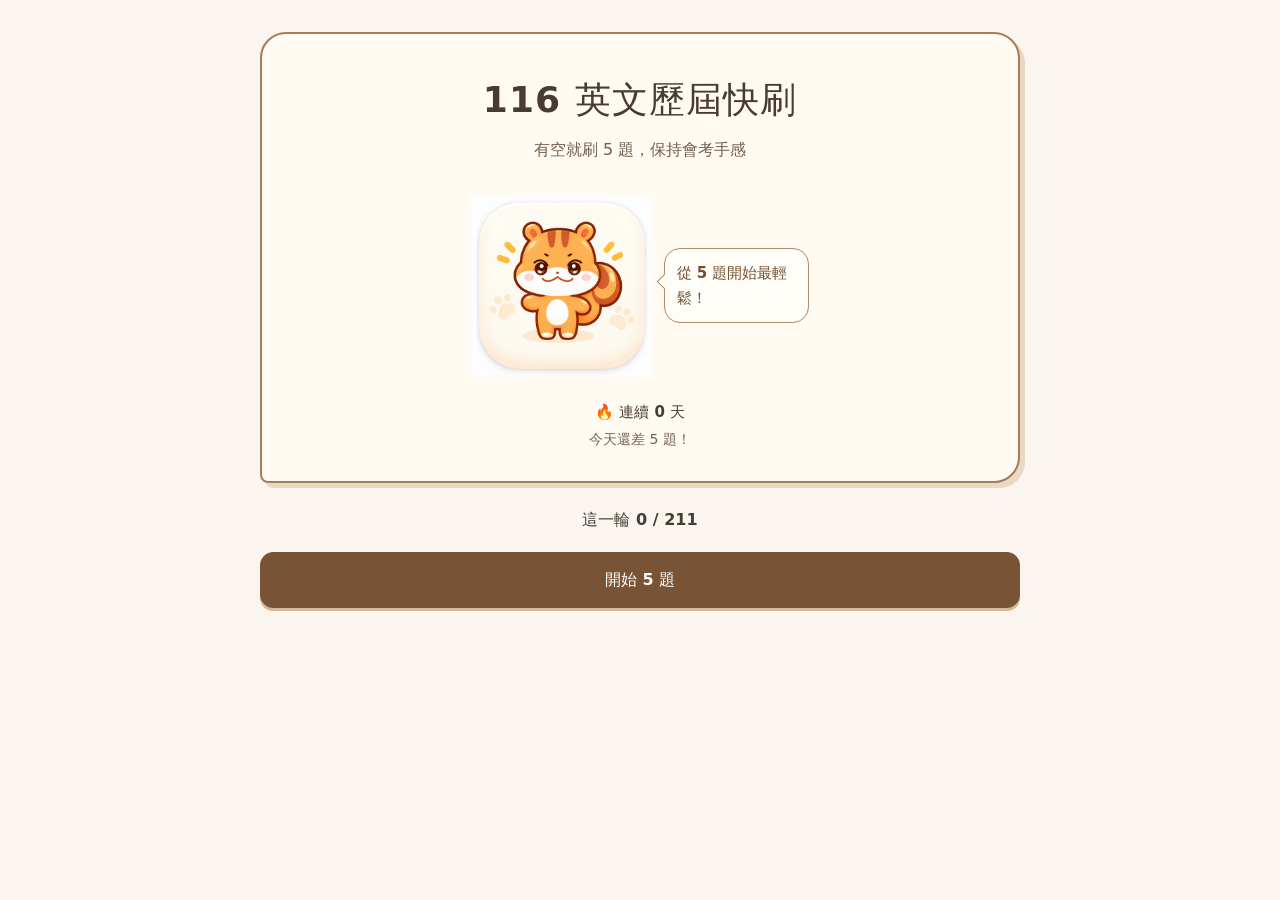
<file: index.html>
<!doctype html>
<html lang="zh-Hant"><head><meta charset="utf-8"><meta name="viewport" content="width=device-width,initial-scale=1"><meta name="theme-color" content="#faf6ef"><link rel="apple-touch-icon" sizes="180x180" href="./apple-touch-icon.png?v=2"><link rel="icon" type="image/png" sizes="192x192" href="./icon-192.png?v=2"><link rel="icon" type="image/png" sizes="512x512" href="./icon-512.png?v=2"><meta name="apple-mobile-web-app-capable" content="yes"><meta name="apple-mobile-web-app-title" content="English"><title>116 英文歷屆快刷</title><link rel="stylesheet" href="exam/css/exam.css"></head>
<body class="home-page quick-home"><main class="shell"><header class="hero"><div class="hero-copy"><h1>116 英文歷屆快刷</h1><p class="hero-intro">有空就刷 5 題，保持會考手感</p></div><div class="squirrel-welcome"><img class="squirrel-hero" src="icon-512.png?v=2" width="240" height="240" alt="松鼠學伴陪你一起閱讀"><span id="home-bubble" class="speech" aria-live="polite">今天一起做 5 題吧！</span></div><div class="streak-status" aria-live="polite"><strong id="streak-count">🔥 連續 0 天</strong><span id="streak-today">今天還差 5 題！</span></div></header><section class="quick-entry" aria-label="開始快刷"><p id="progress" aria-live="polite">正在準備題目…</p><button id="start" class="primary" disabled>開始 5 題</button><p id="notice" class="note" role="status"></p></section></main><script type="module" src="exam/js/home.mjs"></script></body></html>
</file>
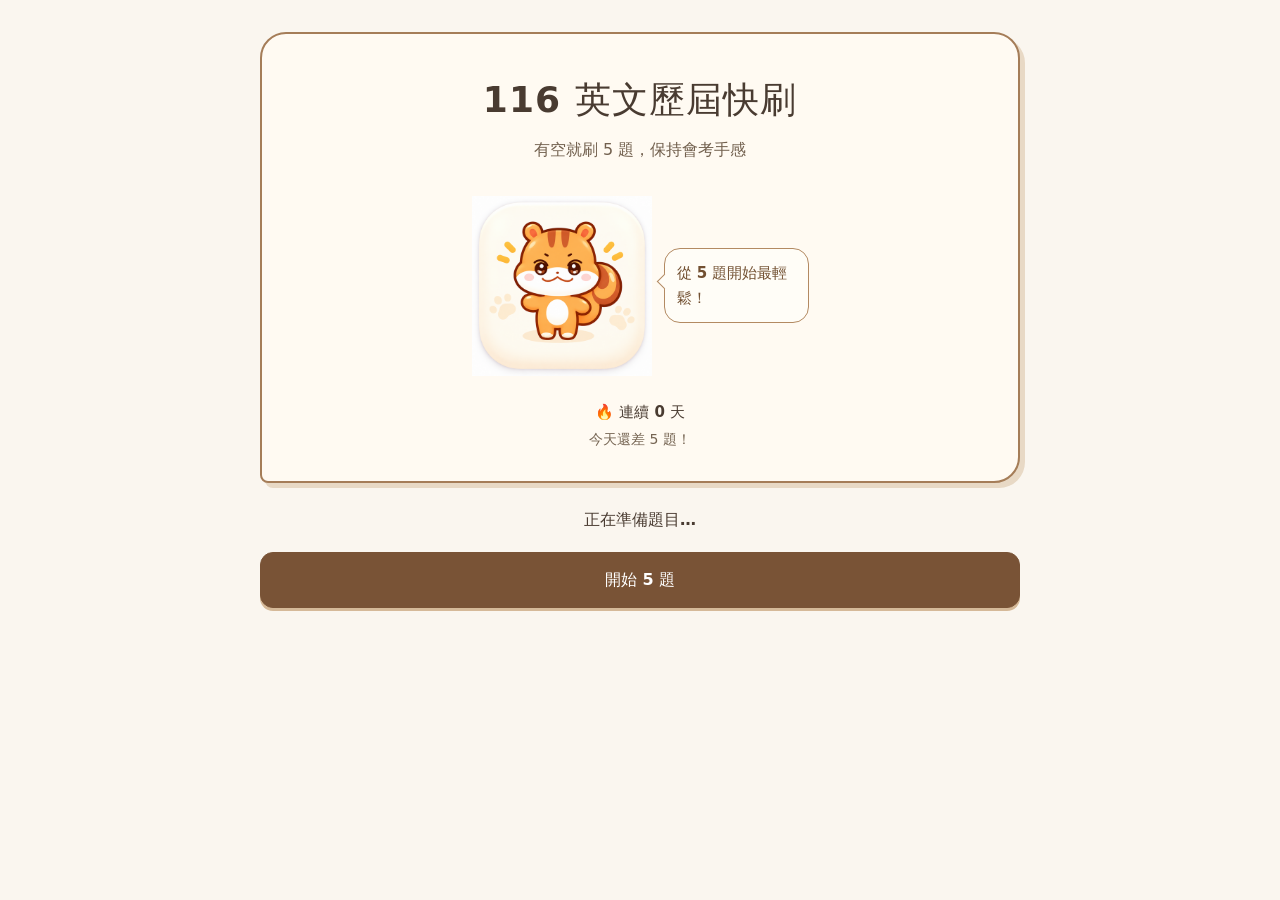
<file: exam/index.html>
<!doctype html><html lang="zh-Hant"><head><meta charset="utf-8"><meta name="viewport" content="width=device-width,initial-scale=1"><link rel="apple-touch-icon" sizes="180x180" href="../apple-touch-icon.png?v=2"><link rel="icon" type="image/png" sizes="192x192" href="../icon-192.png?v=2"><link rel="icon" type="image/png" sizes="512x512" href="../icon-512.png?v=2"><title>116 英文歷屆快刷</title><meta http-equiv="refresh" content="0;url=../"></head><body><a href="../">116 英文歷屆快刷首頁</a></body></html>
</file>
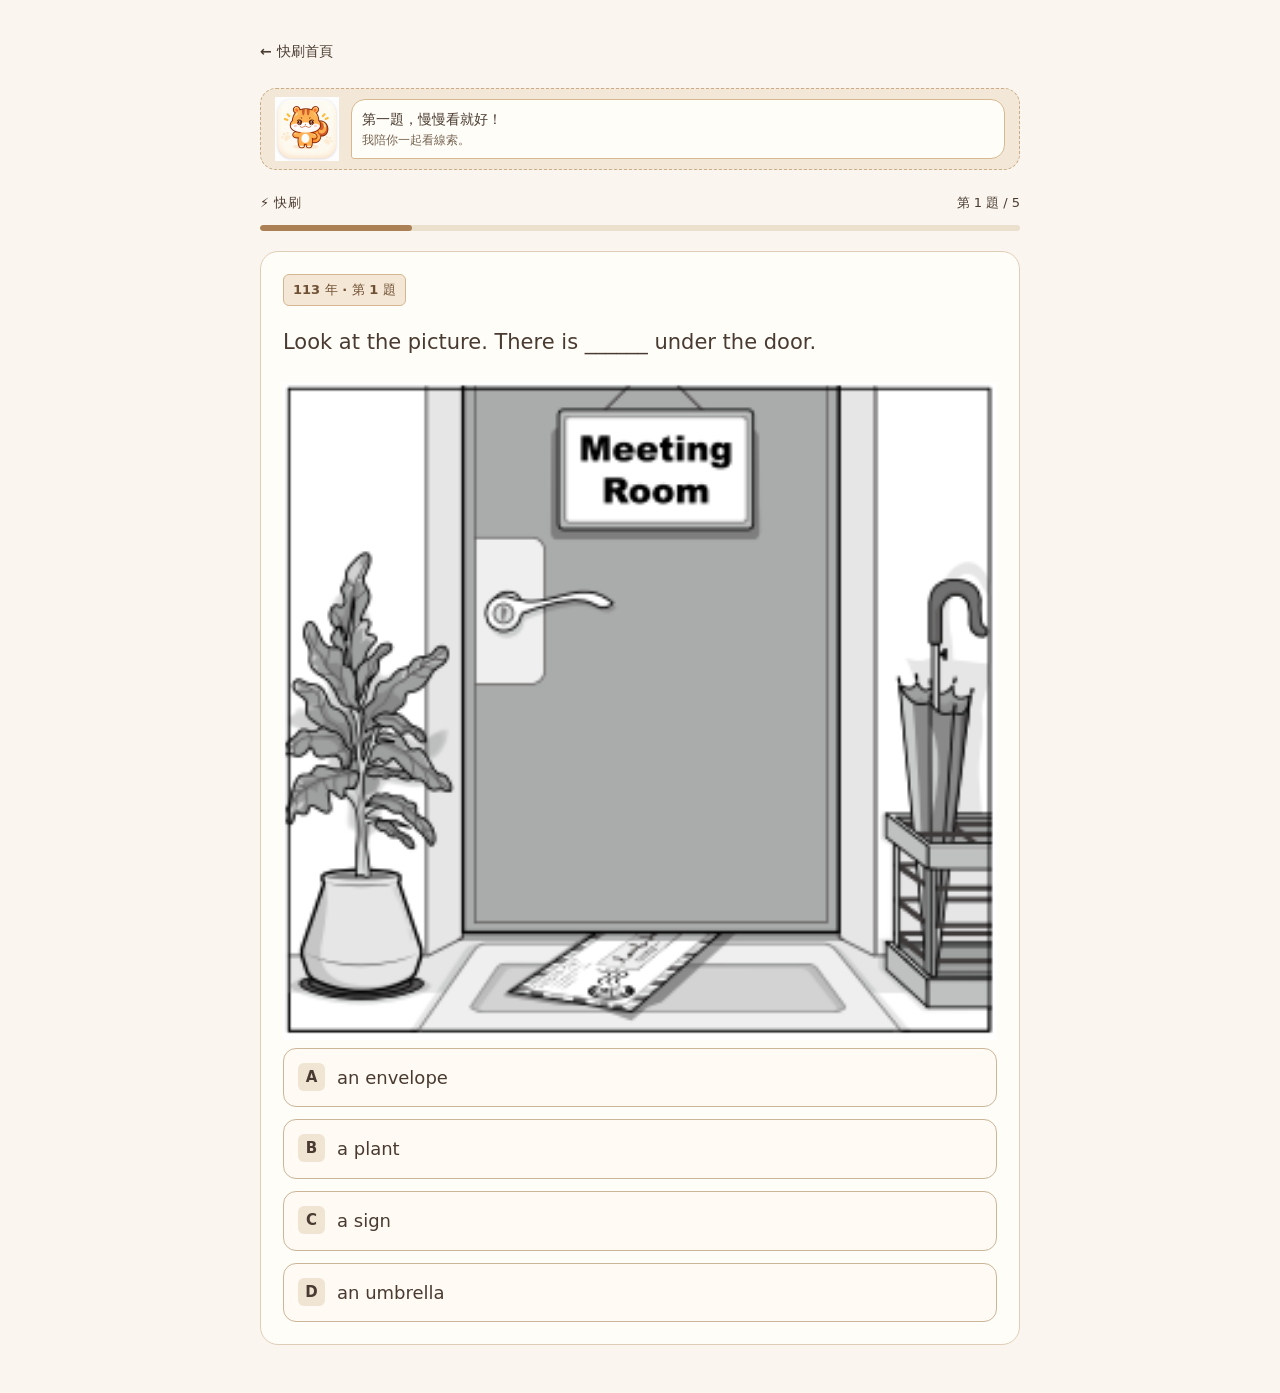
<file: exam/play.html>
<!doctype html>
<html lang="zh-Hant"><head><meta charset="utf-8"><meta name="viewport" content="width=device-width,initial-scale=1"><meta name="theme-color" content="#faf6ef"><link rel="apple-touch-icon" sizes="180x180" href="../apple-touch-icon.png?v=2"><link rel="icon" type="image/png" sizes="192x192" href="../icon-192.png?v=2"><link rel="icon" type="image/png" sizes="512x512" href="../icon-512.png?v=2"><title>作答｜116 英文歷屆快刷</title><link rel="stylesheet" href="css/exam.css"></head><body class="play-page"><main class="shell"><a class="back" href="../">← 快刷首頁</a><aside class="study-buddy" aria-label="松鼠學伴提醒"><div class="buddy-state buddy-reading"><img src="../icon-512.png?v=2" width="56" height="52" alt="松鼠學伴陪讀"><p><span id="buddy-progress">先想，再選。</span><span>我陪你一起看線索。</span></p></div><div class="buddy-state buddy-correct"><img src="../icon-512.png?v=2" width="56" height="52" alt="松鼠學伴，答對了"><p>答對了！✨<span>看懂一題，就是往前一步。</span></p></div><div class="buddy-state buddy-encourage"><img src="../icon-512.png?v=2" width="56" height="52" alt="松鼠學伴鼓勵你再看一下線索"><p>沒關係，看一下線索！<span>再記住這個感覺。</span></p></div></aside><p id="notice" class="note" role="status"></p><div id="app" aria-live="polite"><section class="card"><p>正在準備題目…</p></section></div></main><dialog id="imageDialog"><button id="closeImage" class="primary">關閉圖片</button><div class="image-scroll"><img id="largeImage" alt="原教材圖片放大檢視"></div></dialog><script type="module" src="js/play.mjs"></script></body></html>
</file>
<file: exam/css/exam.css>
/* Original study-buddy theme. Data, controls, and selection logic are unchanged. */
:root{--ink:#30312f;--paper:#f8f6ef;--muted:#66685f;--line:#d9d9ce;--yellow:#f7e6a7;--blue:#e9eff2;font-family:system-ui,-apple-system,"Microsoft JhengHei",sans-serif;color:var(--ink);background:var(--paper);font-synthesis:none;line-height:1.65}
*{box-sizing:border-box}body{margin:0}a{color:var(--ink)}button,a,input{touch-action:manipulation}button{font:inherit;cursor:pointer}button:disabled{cursor:default}button:focus-visible,a:focus-visible,summary:focus-visible{outline:3px solid #896e24;outline-offset:4px}
.shell{width:min(100% - 36px,760px);margin:32px auto 48px;overflow-wrap:anywhere}.back{display:inline-block;margin-bottom:12px;min-height:44px;padding:8px 0;text-decoration:none;font-size:14px;font-weight:650}.back:hover{text-decoration:underline}
.hero{display:flex;align-items:center;gap:12px;position:relative;background:#fffefa;border:2px solid var(--ink);color:var(--ink);padding:30px;border-radius:26px 26px 26px 8px;box-shadow:5px 5px 0 #e3e0d4}.hero-copy{flex:1;min-width:0}.hero h1{font-size:clamp(30px,5vw,42px);line-height:1.2;letter-spacing:.03em;margin:14px 0}.hero-intro{font-size:16px;color:#595b53;line-height:1.9;margin:10px 0 18px}.eyebrow{font-size:12px;font-weight:750;letter-spacing:.08em;margin:0;display:flex;flex-wrap:wrap;align-items:center;gap:10px}.mini-label{background:var(--yellow);border:1px solid var(--ink);border-radius:5px;padding:2px 6px;font-size:9px;white-space:nowrap;transform:rotate(-3deg)}.speech{display:inline-block;font-size:13px;font-weight:650;border:1px solid var(--ink);border-radius:12px 12px 12px 2px;background:white;padding:8px 12px}.squirrel-hero{flex:0 1 190px;width:190px;max-width:35%;height:auto;align-self:flex-end}
.menu{display:grid;grid-template-columns:1fr 1fr;gap:18px;margin:28px 0 24px}.mode-card,.card{background:#fff;border:1px solid var(--line);border-radius:18px;padding:22px;min-width:0}.mode-card{display:flex;flex-direction:column;gap:10px;text-decoration:none;color:var(--ink);min-height:142px;border:1.5px solid var(--ink);box-shadow:3px 3px 0 #e3e0d4;position:relative}.mode-card:first-child{background:#fff6d9}.mode-card:nth-child(2){background:#f0f4f5}.mode-card b{font-size:20px;line-height:1.45}.mode-card span,.note{font-size:13px;color:var(--muted)}a.mode-card:hover{box-shadow:4px 5px 0 #d8d4c5;border-color:#786020}.years{display:flex;flex-wrap:wrap;gap:10px}.years a,.secondary{border:1px solid #a3a59a;background:#fffefa;border-radius:11px;padding:12px;color:var(--ink);text-decoration:none;display:inline-block;min-height:48px;font-weight:650;font-size:14px}.years a:hover,.secondary:hover{background:var(--yellow)}.note{margin:14px 0;line-height:1.8}.home-page>.shell>.note{padding:0 4px}.home-page #recent{margin-top:20px}.study-buddy{display:flex;align-items:center;gap:12px;margin:0 0 22px;padding:8px 14px;background:#efede4;border-radius:16px;border:1px dashed #b3b4a8}.study-buddy img{flex:none;width:56px;height:52px;object-fit:contain}.study-buddy p{margin:0;font-size:14px;font-weight:700}.study-buddy span{display:block;font-size:12px;font-weight:400;color:var(--muted)}#notice:empty{display:none}
.topline{display:flex;justify-content:space-between;gap:12px;flex-wrap:wrap;font-size:13px;align-items:center}.topline b{letter-spacing:.03em}.progress{height:6px;background:#e3e2d9;border-radius:8px;margin:12px 0 20px;overflow:hidden}.progress span{display:block;height:100%;background:#737766;border-radius:8px}.tag{display:inline-block;background:var(--yellow);border:1px solid #c3b16e;border-radius:6px;padding:4px 9px;font-size:13px;font-weight:700}.passage{margin:18px 0;padding:14px;background:#fafaf7;border-style:dashed;border-color:#c1c3b7;box-shadow:none}.passage h2{font-size:14px;margin:0 0 12px}.passage-view{max-height:none;overflow:visible}.source-image{display:block;width:100%;height:auto;object-fit:contain;background:#fff}.image-link{display:block;width:100%;border:0;background:#fff;padding:0;margin:8px 0;cursor:zoom-in}.question{font-size:21px;line-height:1.75;margin:18px 0 22px;white-space:pre-line;overflow-wrap:normal;word-break:normal}.choices{display:grid;gap:12px}.choice{display:flex;align-items:flex-start;gap:12px;width:100%;text-align:left;border:1.5px solid #b9bcb1;border-radius:13px;padding:14px;background:#fff;color:var(--ink);min-height:56px;font-size:18px}.choice:not(:disabled):hover{background:#f8f6ec;border-color:#64695c}.choice .letter{font-weight:750;flex:0 0 27px;text-align:center;background:#efefe9;border-radius:6px;font-size:15px;line-height:28px}.choice .choice-content{min-width:0;flex:1}.choice img{width:100%;height:auto}.choice.selected{border:2px solid var(--ink);background:#fbf2d0}.choice.correct{border:2px solid #527157;background:#eff5eb}.choice.incorrect{border:2px solid #996653;background:#fbf1e9}.choice:disabled{opacity:1}.primary{display:block;width:100%;min-height:54px;background:var(--ink);border:1px solid var(--ink);border-radius:13px;padding:14px 18px;color:#fff;font-weight:700;margin-top:18px;text-align:center;text-decoration:none;box-shadow:0 3px 0 #bfbdae}.primary:hover{background:#4b4d45}.feedback{background:#faf7e9;border:1px solid #d5ca9d;border-radius:16px 16px 16px 4px;padding:18px;margin-top:22px}.feedback h2{font-size:20px;margin:0 0 10px}.feedback p{margin:10px 0}details{margin-top:12px}summary{cursor:pointer;min-height:48px;padding:12px 0;font-size:15px;font-weight:700;text-decoration:underline;text-underline-offset:4px}.explanation{white-space:pre-wrap;line-height:1.9;font-size:16px}.actions{display:flex;gap:10px;flex-wrap:wrap}.actions>*{flex:1;min-width:120px}.score{font-size:36px;font-weight:800;color:var(--ink)}.review{margin:16px 0}.review h3{font-size:18px;margin-top:0}.review .question{font-size:17px}.glossary{font-size:14px;color:#606358}dialog{border:2px solid var(--ink);border-radius:16px;width:95vw;max-width:1000px;max-height:95dvh;padding:12px}dialog::backdrop{background:#252720aa}.image-scroll{overflow:auto;max-height:78dvh}.image-scroll img{display:block;max-width:none;width:auto;min-width:100%}#closeImage{margin:0 0 10px}.end-round{margin-top:16px;width:100%}[hidden]{display:none!important}
@media(max-width:520px){.menu{grid-template-columns:1fr;gap:14px;margin-top:24px}.shell{margin-top:18px;width:calc(100% - 32px)}.card{padding:16px}.hero{padding:22px 18px;gap:4px}.hero h1{font-size:30px;white-space:nowrap}.hero-intro{font-size:14px;line-height:1.85;margin-bottom:14px}.mini-label{font-size:8px}.eyebrow{gap:6px}.squirrel-hero{width:106px;max-width:32%;align-self:center}.speech{font-size:11px;padding:7px 8px}.question{font-size:20px}.mode-card{min-height:116px;padding:20px}.mode-card b{font-size:19px}.passage{padding:10px}.choice{padding:14px 12px}.passage-view{max-height:none}.study-buddy{margin-bottom:18px}.hero-copy{flex-basis:190px}}
@media(prefers-reduced-motion:reduce){*{scroll-behavior:auto!important}}

/* Reading passages: full-size source text, naturally expanded on mobile. */
.passage-reading{font-size:19px;line-height:1.75;overflow-wrap:break-word;word-break:normal;color:var(--ink)}
.passage-reading h3{font-size:21px;line-height:1.6;margin:10px 0 18px}.source-paragraph{margin:0 0 1.25em}.passage-sentence{display:block;margin-bottom:.65em}.passage-sentence:last-child{margin-bottom:0}.passage-reading u{text-underline-offset:3px}.passage-dateline{font-size:18px;color:var(--muted)}.passage-blank{display:inline-block;min-width:3em;text-align:center;border-bottom:1px solid currentColor;margin:0 .12em;white-space:nowrap}.news-piece{border-top:1px solid var(--line);padding-top:16px}.source-glossary{font-size:17px;line-height:1.8;padding:12px 0 0;border-top:1px dashed var(--line)}.reading-toggle{margin:0}.reading-toggle>summary{font-size:15px;color:#4b5045}.reading-toggle[open]>summary .when-closed,.reading-toggle:not([open])>summary .when-open{display:none}.source-original{border-top:1px dashed var(--line);margin-top:16px}.source-original>summary{font-size:14px;color:var(--muted)}.passage-reading .image-link{margin:12px 0 22px}.passage-visual{max-height:none}

/* Caramel squirrel: visual overrides only; reading typography is unchanged. */
:root{--ink:#493b31;--paper:#faf6ef;--muted:#756452;--line:#e0cdb8;--yellow:#f5e6c6;--blue:#e9eff1}
.hero{background:#fffaf2;border-color:#a57d58;box-shadow:5px 5px 0 #e8d9c5}.hero-intro{color:#72604e}.mini-label{border-color:#b99164}.speech{background:#fffdf7;border-color:#b38a62;color:#725031}.mode-card{border-color:#bba082;box-shadow:3px 3px 0 #eadfce;background:#fffaf4}.mode-card:first-child{background:#f6e7cf}.mode-card:nth-child(2){background:#edf2f3}a.mode-card:hover{border-color:#986943;box-shadow:4px 5px 0 #ddc6aa}.years a,.secondary{border-color:#c3a888;background:#fffaf2}.years a:hover,.secondary:hover{background:#eed8b8}.card{background:#fffdf8}.study-buddy{background:#f3e8d8;border-color:#c9ad89}.progress{background:#ebdfce}.progress span{background:#ac8055}.tag{background:#f4e7d6;border-color:#d4b791;color:#705034}.passage{background:#fffcf5;border-color:#d7b991}.choice{background:#fffaf3;border-color:#cbb69a}.choice .letter{background:#f0e4d3}.choice:not(:disabled):hover,.choice:not(:disabled):active{background:#f3e0c5;border-color:#a5794e}.choice.selected{background:#f1dfc5;border-color:#94683f}.choice.correct{background:#eef7ed;border-color:#40784d}.choice.incorrect{background:#fff0ef;border-color:#ae514e}.primary{background:#795336;border-color:#795336;box-shadow:0 3px 0 #d5b998}.primary:hover{background:#63422d}.feedback{background:#fff7e9;border-color:#d9bd95}.feedback:has(~*){color:var(--ink)}.glossary{color:#736552}.reading-toggle>summary{color:#795838}dialog{border-color:#9e7855}
.buddy-state{display:flex;align-items:center;gap:12px}.buddy-correct,.buddy-encourage{display:none}
.play-page:has(.feedback):has(.choice.selected.correct) .buddy-reading,.play-page:has(.feedback):has(.choice.selected.incorrect) .buddy-reading{display:none}
.play-page:has(.feedback):has(.choice.selected.correct) .buddy-correct,.play-page:has(.feedback):has(.choice.selected.incorrect) .buddy-encourage{display:flex}

/* One short session; retain the existing reading typography and palette. */
.quick-home .hero{flex-direction:column-reverse;text-align:center}.quick-home .hero-copy{flex-basis:auto}.quick-home .hero h1{font-size:clamp(24px,6vw,36px);white-space:normal}.quick-home .squirrel-hero{width:150px;max-width:50%;align-self:center}.quick-entry{text-align:center;margin-top:24px}.quick-entry #progress{font-weight:650}.study-buddy #buddy-progress{font-size:14px;font-weight:700;color:var(--ink)}.previous-group{font-size:16px}.previous-group p{white-space:pre-line}.session-complete{text-align:center}.session-complete .squirrel-finish{width:120px;height:auto}

/* Companion interactions only: no changes to questions or reading typography. */
.quick-home .hero{flex-direction:column}.squirrel-welcome{display:flex;align-items:center;justify-content:center;gap:12px;width:100%}.quick-home .squirrel-welcome .squirrel-hero{width:180px;max-width:54%;flex:none;align-self:center;transition:transform .18s ease}.squirrel-welcome .speech{position:relative;max-width:145px;min-height:64px;display:flex;align-items:center;text-align:left;font-size:15px;line-height:1.65;padding:12px;border-radius:16px;background:#fffdf7}.squirrel-welcome .speech::before{content:'';position:absolute;left:-6px;top:27px;width:10px;height:10px;background:#fffdf7;border-left:1px solid #b38a62;border-bottom:1px solid #b38a62;transform:rotate(45deg)}.buddy-ready .squirrel-hero{transform:translateY(-4px) rotate(-3deg)}.session-complete .squirrel-finish{display:block;width:170px;margin:0 auto 12px}.finish-bubble{font-size:17px;margin:0 auto 8px}.buddy-state>p{background:#fffdf7;border:1px solid #d7b991;border-radius:14px 14px 14px 3px;padding:8px 10px}.buddy-state{width:100%}.buddy-state>p{flex:1;min-width:0}.study-buddy img{width:64px;height:64px}
@media(max-width:520px){.quick-home .hero{padding:18px 14px}.squirrel-welcome{gap:10px}.quick-home .squirrel-welcome .squirrel-hero{width:166px}.squirrel-welcome .speech{font-size:14px;padding:10px}.quick-home .hero-intro{margin-bottom:10px}}
@media(prefers-reduced-motion:reduce){.quick-home .squirrel-welcome .squirrel-hero{transition:none}.buddy-ready .squirrel-hero{transform:none}}

/* Lightweight daily check-in, separate from round progress. */
.streak-status{display:flex;flex-direction:column;align-items:center;gap:4px;margin:12px 0 0;font-size:15px;color:var(--ink)}.streak-status span{font-size:14px;color:var(--muted)}
</file>
